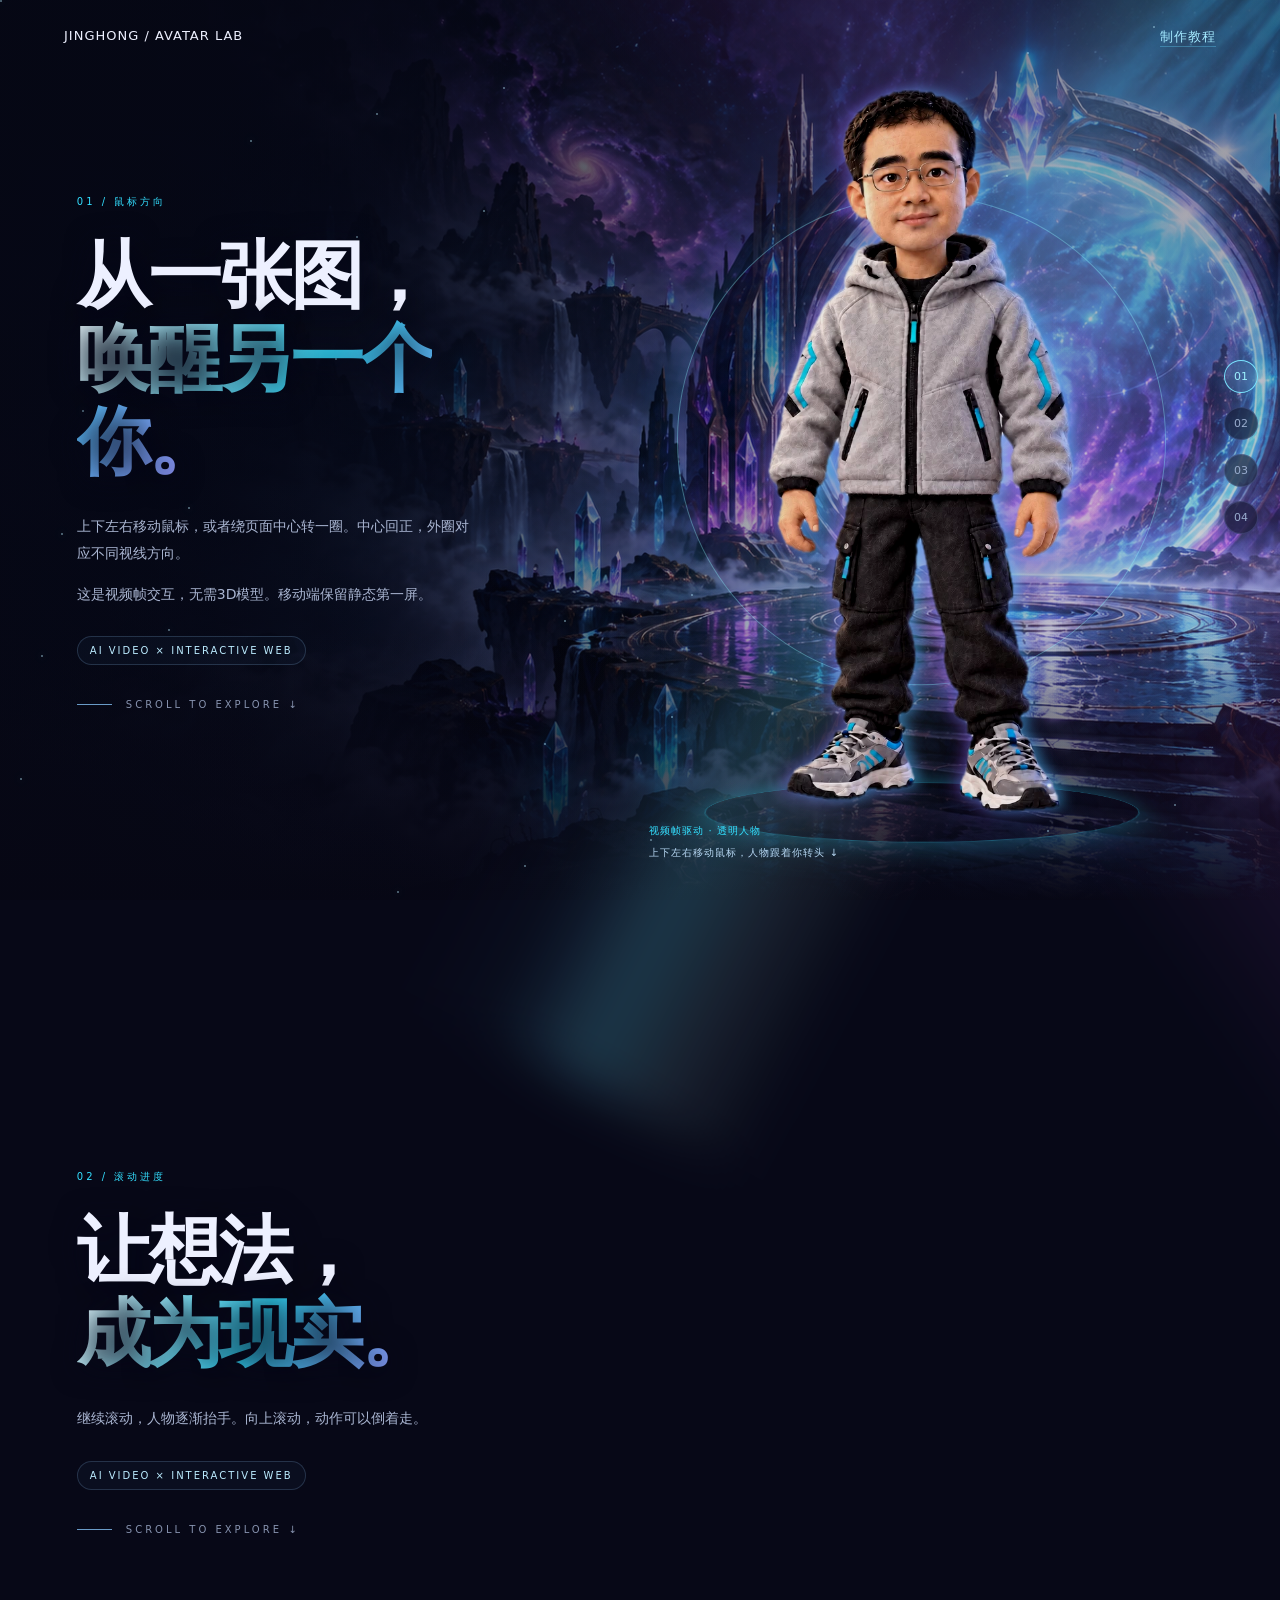
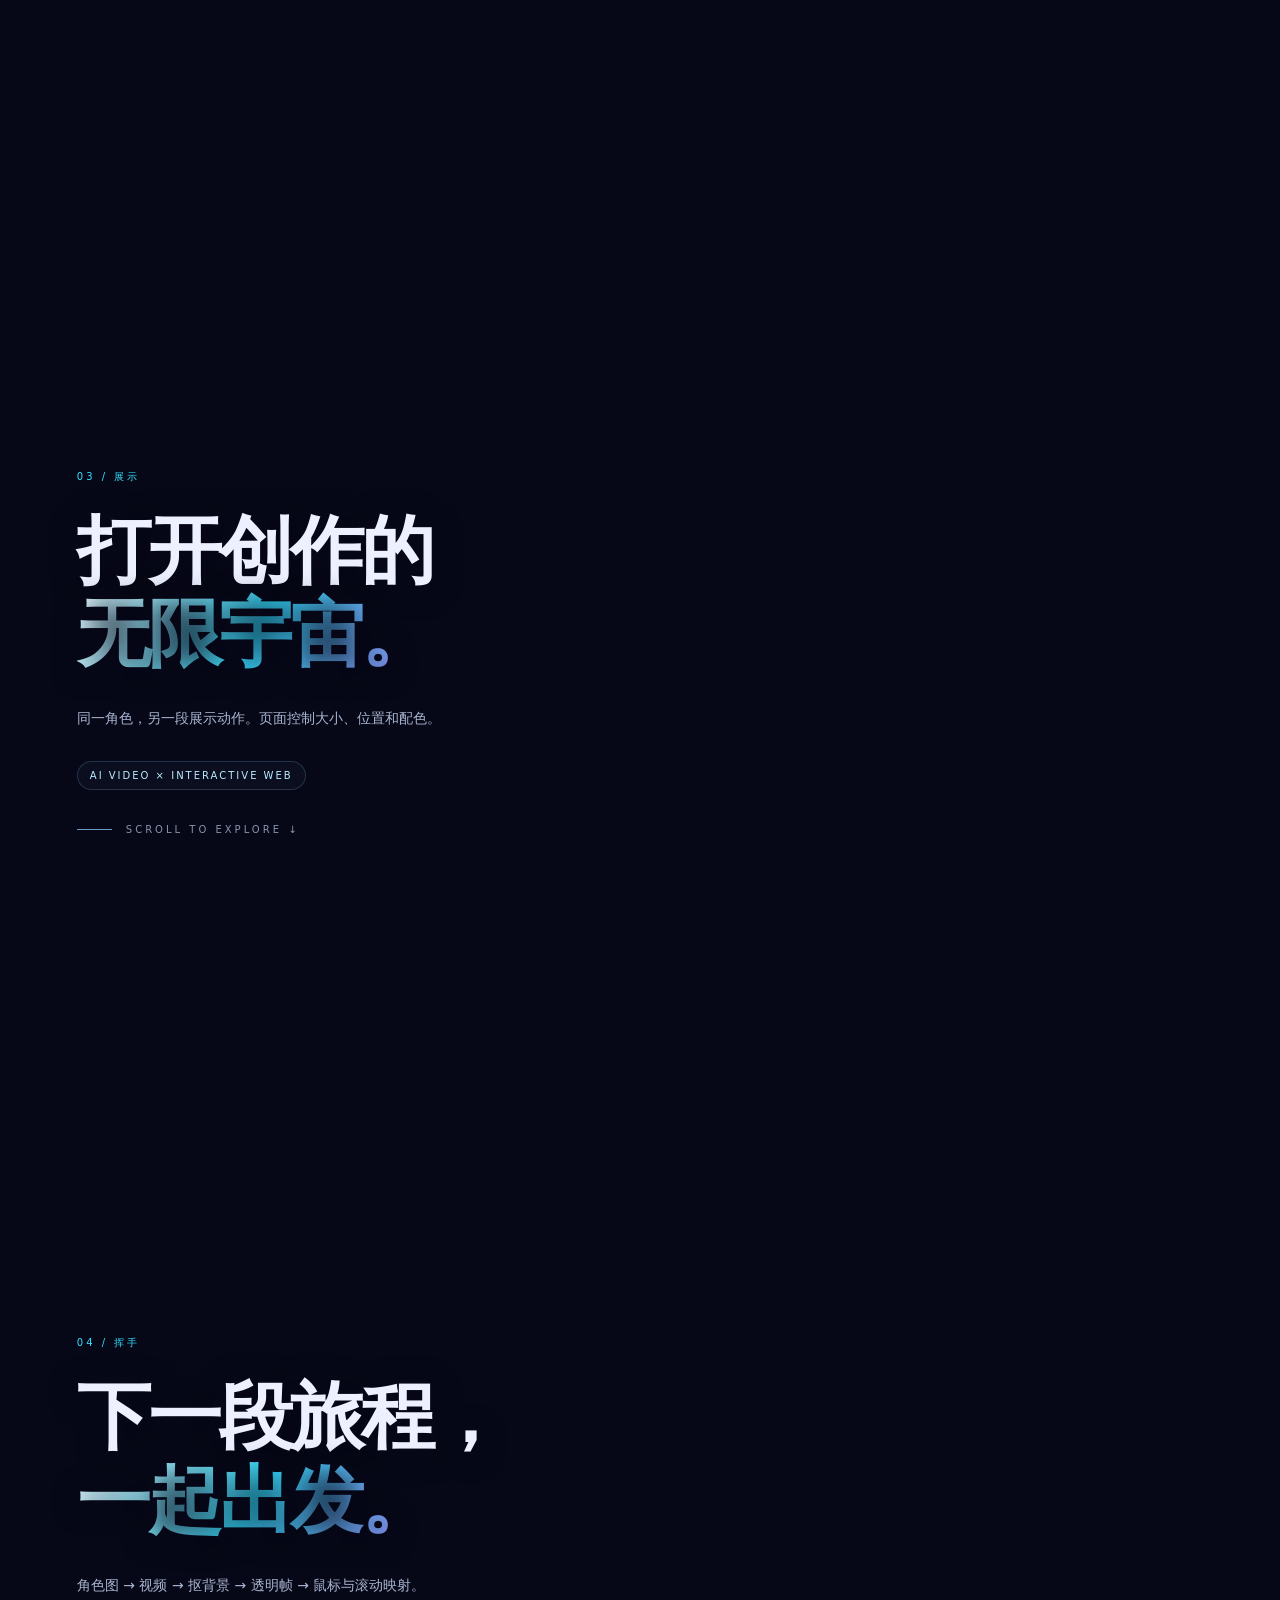
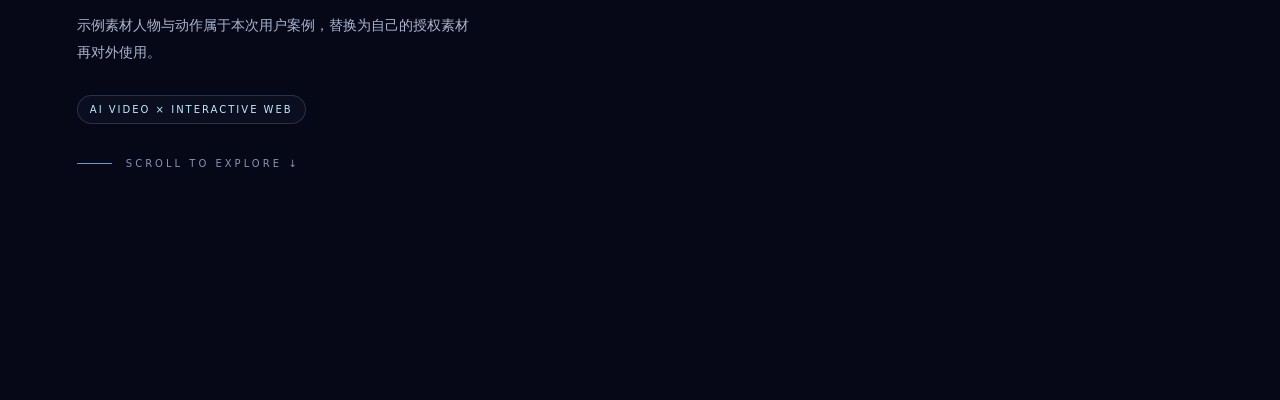
<file: assets/demo/index.html>
<!doctype html><html lang="zh-CN"><head><meta charset="utf-8"><meta name="viewport" content="width=device-width,initial-scale=1"><title>视频帧交互人物 Demo</title><link rel="stylesheet" href="style.css"></head><body><header><b>JINGHONG / AVATAR LAB</b><a href="../../references/guide.md">制作教程</a></header><main class="about-story"><div class="world" aria-hidden="true"></div><div class="light-beam" aria-hidden="true"></div><div class="light-beam magenta" aria-hidden="true"></div><div class="stars" aria-hidden="true"></div><div class="avatar-stage"><canvas id="avatar-canvas" aria-label="随鼠标方向变化的角色"></canvas><div class="avatar-note">视频帧驱动 · 透明人物</div><div class="avatar-hint"></div></div><nav class="story-progress"><a href="#hello">01</a><a href="#product">02</a><a href="#create">03</a><a href="#share">04</a></nav><section class="story-scene" id="hello"><div class="story-copy"><small>01 / 鼠标方向</small><h1>从一张图，<br><em>唤醒另一个你。</em></h1><p>上下左右移动鼠标，或者绕页面中心转一圈。中心回正，外圈对应不同视线方向。</p><p>这是视频帧交互，无需3D模型。移动端保留静态第一屏。</p><span class="demo-label">AI VIDEO × INTERACTIVE WEB</span><div class="scroll-cue">SCROLL TO EXPLORE ↓</div></div></section><section class="story-scene" id="product"><div class="story-copy"><small>02 / 滚动进度</small><h2>让想法，<br><em>成为现实。</em></h2><p>继续滚动，人物逐渐抬手。向上滚动，动作可以倒着走。</p><span class="demo-label">AI VIDEO × INTERACTIVE WEB</span><div class="scroll-cue">SCROLL TO EXPLORE ↓</div></div></section><section class="story-scene" id="create"><div class="story-copy"><small>03 / 展示</small><h2>打开创作的<br><em>无限宇宙。</em></h2><p>同一角色，另一段展示动作。页面控制大小、位置和配色。</p><span class="demo-label">AI VIDEO × INTERACTIVE WEB</span><div class="scroll-cue">SCROLL TO EXPLORE ↓</div></div></section><section class="story-scene" id="share"><div class="story-copy"><small>04 / 挥手</small><h2>下一段旅程，<br><em>一起出发。</em></h2><p>角色图 → 视频 → 抠背景 → 透明帧 → 鼠标与滚动映射。</p><p>示例素材人物与动作属于本次用户案例，替换为自己的授权素材再对外使用。</p><span class="demo-label">AI VIDEO × INTERACTIVE WEB</span><div class="scroll-cue">SCROLL TO EXPLORE ↓</div></div></section></main><script src="avatar.js" type="module"></script></body></html>
</file>
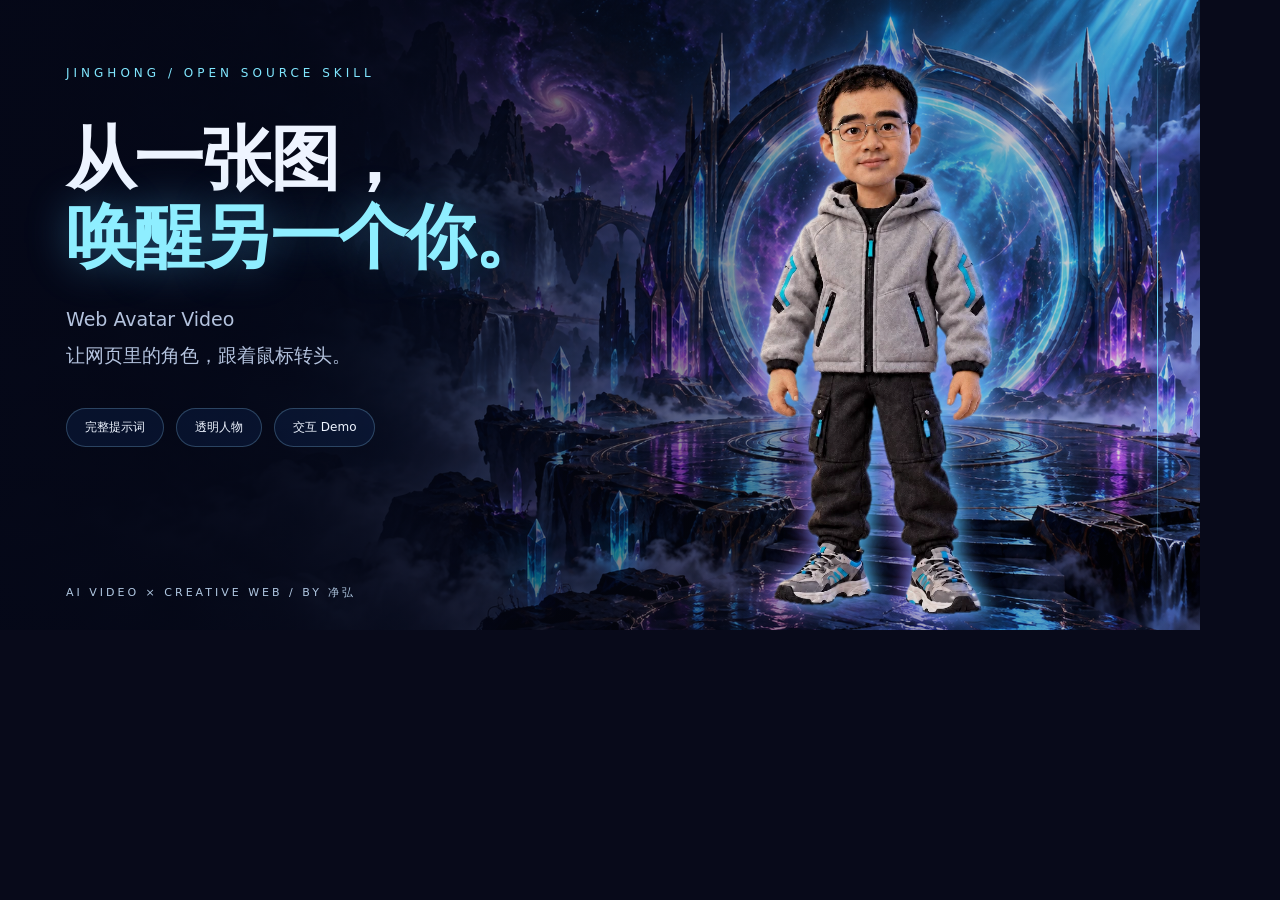
<file: assets/hero.html>
<!doctype html><html lang="zh-CN"><meta charset="utf-8"><title>Web Avatar Video Hero</title><style>*{box-sizing:border-box}body{margin:0;background:#080a1a;color:#eef4ff;font-family:system-ui,'PingFang SC',sans-serif}.hero{width:1200px;height:630px;position:relative;overflow:hidden;background:linear-gradient(90deg,#050818ed,#05081820),url('demo/assets/cyber-world.png') center/cover}.copy{position:absolute;left:66px;top:66px;z-index:3}.eyebrow{font-size:12px;letter-spacing:4px;color:#80e7ff}h1{font-size:70px;letter-spacing:-2px;line-height:1.12;margin:40px 0 24px}em{font-style:normal;color:#8eeeff;text-shadow:0 0 40px #58bffb66}.sub{color:#b4c3de;font-size:19px;line-height:1.9}.tags{display:flex;gap:12px;margin-top:35px}.tags span{border:1px solid #94d5ff40;background:#14316b44;border-radius:25px;padding:10px 18px;font-size:12px}.character{position:absolute;height:570px;right:110px;bottom:6px;filter:brightness(.9) drop-shadow(5px 0 9px #39dfffaa) drop-shadow(-5px 0 9px #b66aff99)}.bottom{position:absolute;bottom:30px;left:66px;font-size:11px;color:#b0c7e1;letter-spacing:3px}.line{position:absolute;right:42px;top:30px;bottom:30px;width:1px;background:linear-gradient(transparent,#6dddff,transparent)}</style><div class="hero"><div class="copy"><div class="eyebrow">JINGHONG / OPEN SOURCE SKILL</div><h1>从一张图，<br><em>唤醒另一个你。</em></h1><div class="sub">Web Avatar Video<br>让网页里的角色，跟着鼠标转头。</div><div class="tags"><span>完整提示词</span><span>透明人物</span><span>交互 Demo</span></div></div><img class="character" src="demo/assets/character/orbit/frame-001.webp"><div class="bottom">AI VIDEO × CREATIVE WEB / BY 净弘</div><div class="line"></div></div></html>
</file>
<file: assets/demo/style.css>
*{box-sizing:border-box}html{scroll-behavior:smooth}body{margin:0;font-family:system-ui,-apple-system,'PingFang SC',sans-serif;color:#edf0ff;background:#060815}a{color:inherit}header{position:absolute;top:0;left:0;width:100%;z-index:10;padding:28px 5vw;display:flex;justify-content:space-between;gap:20px;font-size:13px;letter-spacing:1px}header b{font-weight:500}header a{text-decoration:none;color:#a4eaff;border-bottom:1px solid #64d9ff55}.about-story{position:relative;background:#070817;isolation:isolate;--glow:#33dfff;--secondary:#9b47fb}.world{position:fixed;inset:0;z-index:-2;pointer-events:none;background:linear-gradient(90deg,#060817e8 0%,#06081770 48%,#09081520),url('assets/cyber-world.png') center/cover;transition:filter 1s}.world:after{content:'';position:absolute;inset:0;background:radial-gradient(ellipse at 72% 65%,transparent 15%,#0607138f 90%),linear-gradient(0deg,#070715 0%,transparent 30%)}.light-beam{position:fixed;top:-40%;right:12%;width:30vw;height:170vh;z-index:-1;pointer-events:none;transform:rotate(28deg);background:linear-gradient(90deg,transparent,#48baff08,#65dfff38,#b3ffff18,transparent);filter:blur(24px);mix-blend-mode:screen;animation:breathe 8s ease-in-out infinite}.light-beam.magenta{right:-16%;width:50vw;transform:rotate(-35deg);background:linear-gradient(90deg,transparent,#c755ff26,transparent);animation-delay:-3s}.stars{position:fixed;inset:0;z-index:-1;pointer-events:none;overflow:hidden}.stars i{position:absolute;width:2px;height:2px;background:#b7ecff;border-radius:50%;box-shadow:0 0 10px #6bddff;animation:float 12s ease-in-out infinite;opacity:.5}.about-story[data-active="1"]{--glow:#32f1d5}.about-story[data-active="2"]{--glow:#dd77ff;--secondary:#5444ff}.about-story[data-active="2"] .world{filter:hue-rotate(28deg)}.about-story[data-active="3"]{--glow:#ffc49f;--secondary:#cb459d}.avatar-stage{position:sticky;top:0;margin-left:44%;width:56%;height:100vh;margin-bottom:-100vh;display:flex;justify-content:center;align-items:center;pointer-events:none;z-index:2;overflow:hidden}.avatar-stage:before{content:'';position:absolute;width:68%;aspect-ratio:1;border:1px solid #87eaff66;border-radius:50%;box-shadow:0 0 50px #31bfff2b,inset 0 0 60px #8356ff20;transform:translateY(-2%);background:radial-gradient(circle,#613ca817,transparent 65%)}.avatar-stage:after{content:'';position:absolute;bottom:5%;width:60%;height:10%;border:1px solid var(--glow);border-radius:50%;box-shadow:0 0 35px var(--glow);opacity:.35;transform:perspective(300px) rotateX(50deg);z-index:-1}.avatar-stage canvas{height:83%;width:auto;max-width:95%;object-fit:contain;transition:transform .8s,filter .8s;filter:brightness(.9) contrast(1.07) drop-shadow(5px 0 7px #31d4ff70) drop-shadow(-5px 0 8px #b355ff60);position:relative;z-index:2}.avatar-stage[data-pose="1"] canvas{transform:scale(.95) translateX(-3%)}.avatar-stage[data-pose="2"] canvas{transform:scale(1.06);filter:brightness(.92) drop-shadow(6px 0 9px #d966ff80) drop-shadow(-5px 0 9px #488cff60)}.avatar-note,.avatar-hint{position:absolute;bottom:40px;left:12%;font-size:10px;letter-spacing:1px;color:#b8d9f5;z-index:3}.avatar-note{bottom:62px;color:var(--glow)}.story-scene{height:100vh;min-height:700px;display:flex;align-items:center;padding:6vw}.story-copy{max-width:43%;position:relative;z-index:3;transition:opacity .6s,transform .6s}.story-copy h1,.story-copy h2{font-size:clamp(38px,5.8vw,82px);line-height:1.12;margin:25px 0 30px;font-weight:650;letter-spacing:-3px;text-shadow:0 4px 28px #060718}.story-copy h1 em,.story-copy h2 em{font-style:normal;background:linear-gradient(120deg,#effbff,var(--glow),#a68cff);color:transparent;background-clip:text}.story-copy p{line-height:1.9;max-width:400px;color:#a9b5d1;font-size:14px}.story-copy small{letter-spacing:3px;color:var(--glow);font-size:10px}.demo-label{display:inline-block;font-size:10px;letter-spacing:2px;padding:8px 12px;border:1px solid #9acfff30;border-radius:30px;background:#294c7118;color:#bcecff;margin-top:15px}.story-progress{position:fixed;right:22px;top:40%;z-index:4;display:grid;gap:14px}.story-progress a{border:1px solid #97aaff30;border-radius:50%;padding:9px;color:#99accd;background:#11152a99;backdrop-filter:blur(10px);text-decoration:none;font-size:11px}.story-progress a.active{background:#55dcff1c;color:#9df2ff;border-color:#79e5ff;box-shadow:0 0 20px #49ceff30}.scroll-cue{font-size:10px;letter-spacing:3px;color:#8793af;margin-top:34px;display:flex;align-items:center;gap:14px}.scroll-cue:before{content:'';width:35px;height:1px;background:#6a9bc7}@keyframes breathe{50%{opacity:.45;transform:rotate(31deg) translateX(20px)}}@keyframes float{50%{transform:translateY(-35px);opacity:.95}}@media(max-width:650px){header{font-size:10px;padding:22px 20px}.world{background-position:68% center;background-image:linear-gradient(0deg,#080817b0,#08081730),url('assets/cyber-world.png')}.avatar-stage{margin-left:0;width:100%;height:55vh;margin-bottom:-55vh;padding-top:45px}.avatar-stage canvas{height:94%}.avatar-stage:before{width:64%}.avatar-note,.avatar-hint{left:20px;bottom:8px;font-size:9px}.avatar-note{bottom:24px}.story-scene{padding:57vh 22px 48px;height:auto;min-height:100vh;align-items:flex-start}.story-copy{max-width:94%;background:linear-gradient(135deg,#12172ee8,#10142ae8);border:1px solid #91bfff25;border-radius:18px;padding:22px;backdrop-filter:blur(18px)}.story-copy h1,.story-copy h2{font-size:38px;letter-spacing:-1px;margin:20px 0}.story-copy p{font-size:12px}.story-progress{right:6px}.story-progress a{padding:6px;font-size:9px}.light-beam{width:60vw}.demo-label{font-size:9px}}@media(prefers-reduced-motion:reduce){html{scroll-behavior:auto}.world,.avatar-stage canvas,.story-copy{transition:none}.stars i,.light-beam{animation:none}}
</file>
